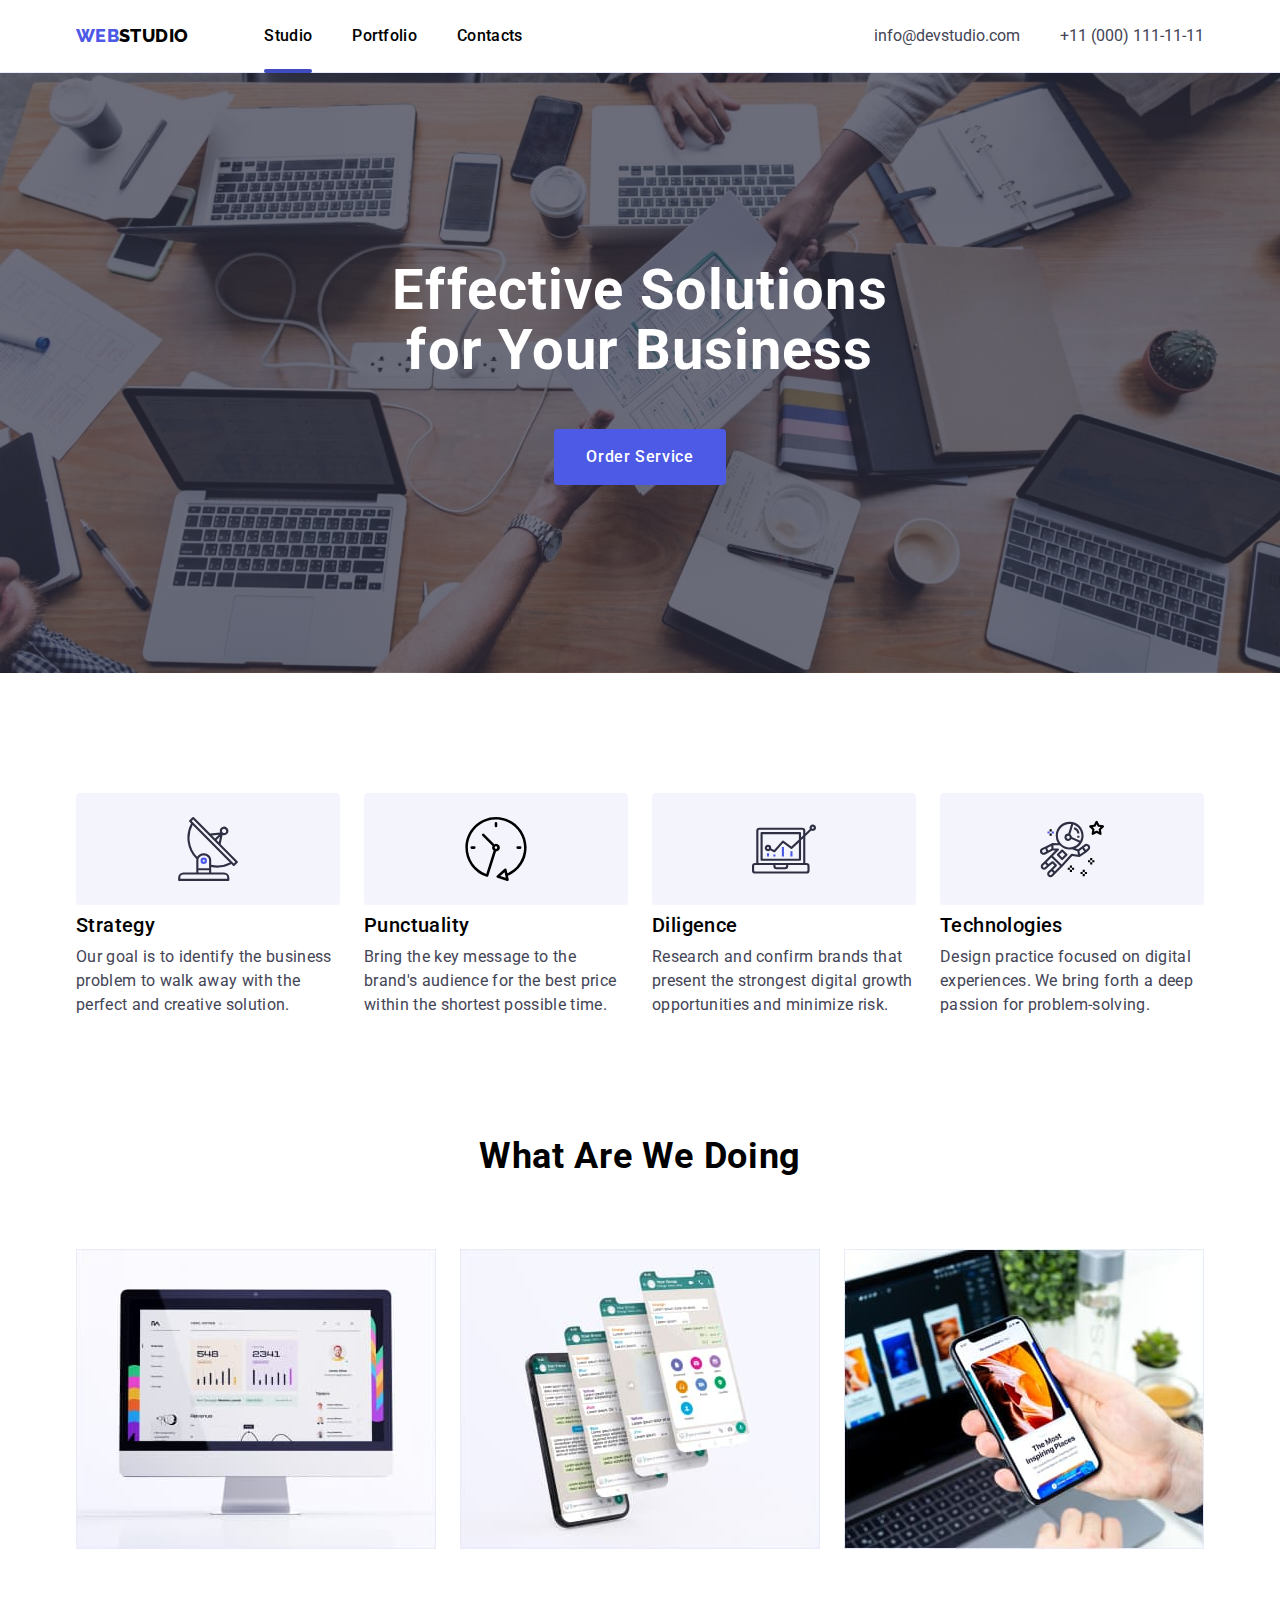
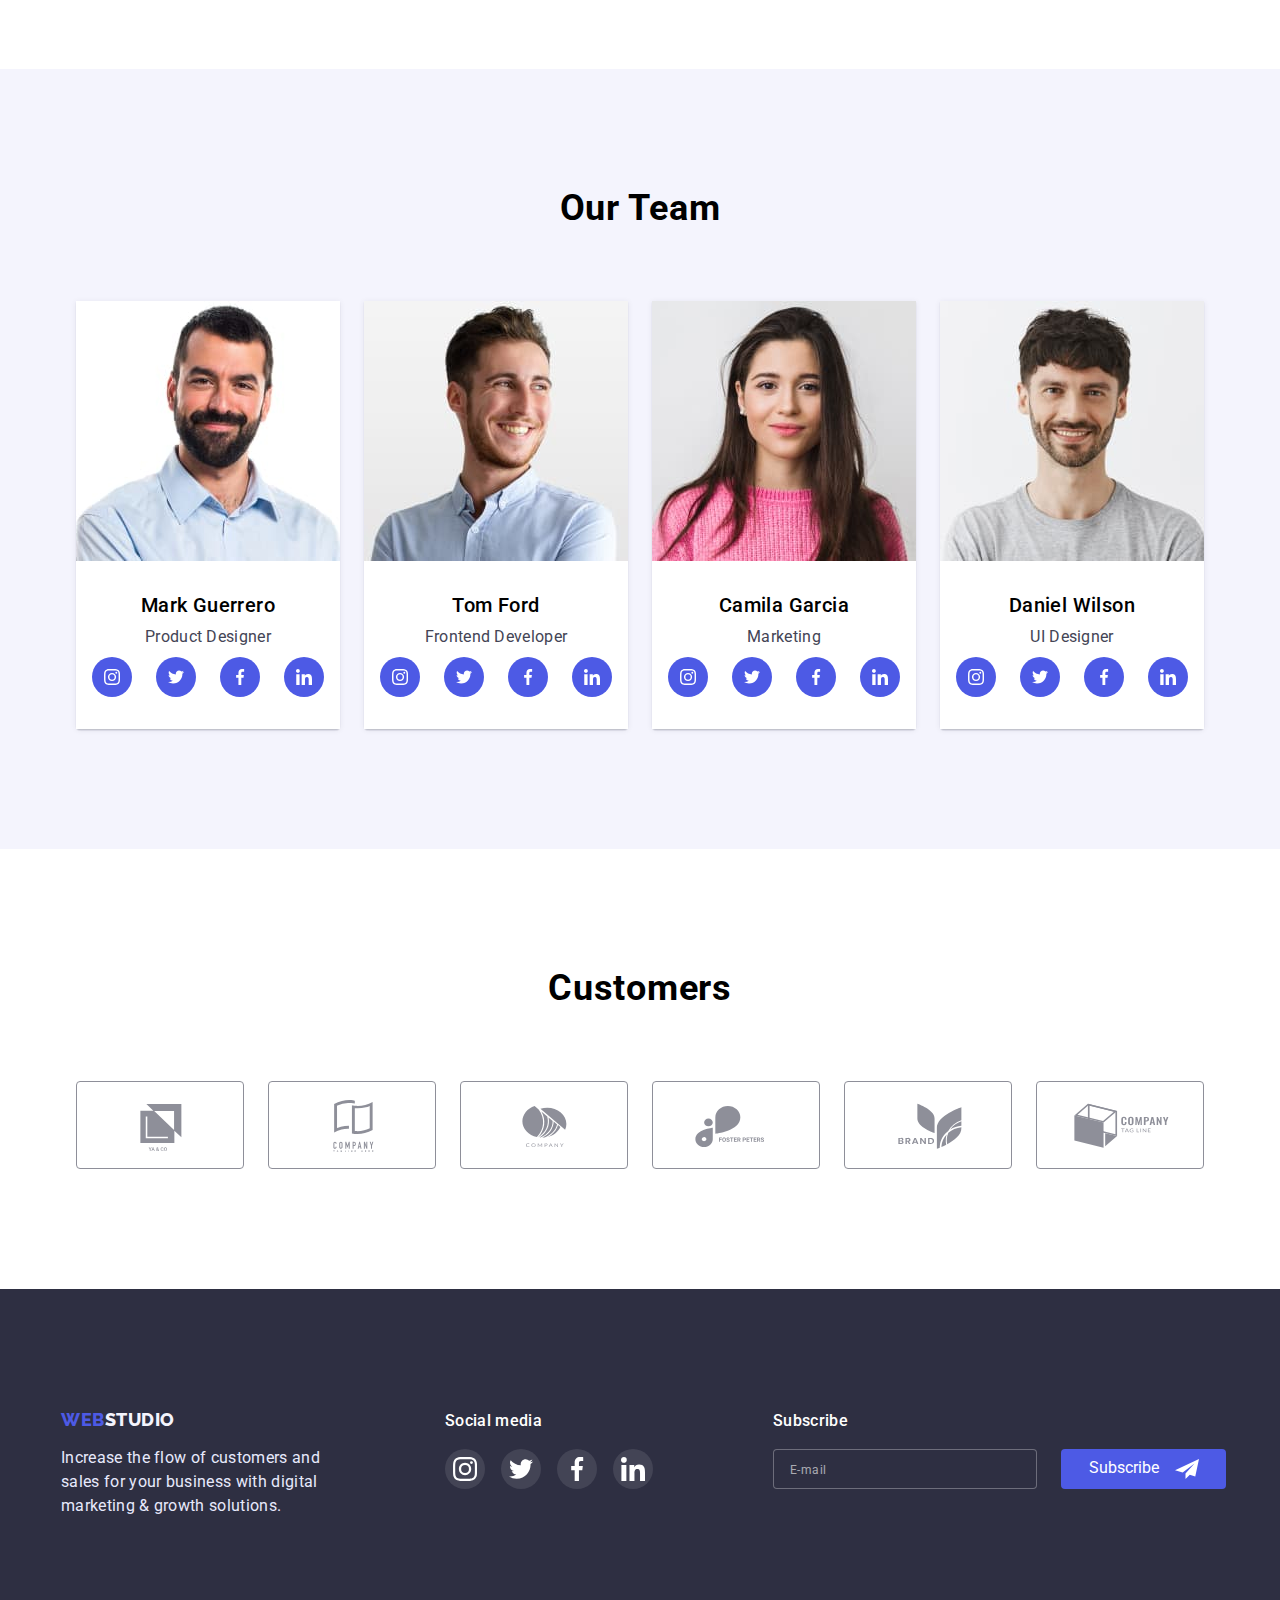
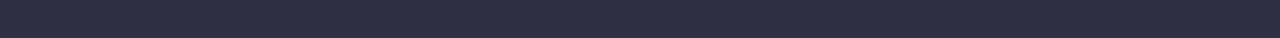
<file: index.html>
<!DOCTYPE html>
<html lang="en">
  <head>
    <meta charset="UTF-8" />
    <meta http-equiv="X-UA-Compatible" content="IE=edge" />
    <meta name="viewport" content="width=device-width, initial-scale=1.0" />
    <title>webstudio</title>
    <link rel="preconnect" href="https://fonts.googleapis.com" />
    <link rel="preconnect" href="https://fonts.gstatic.com" crossorigin />
    <link
      href="https://fonts.googleapis.com/css2?family=Raleway:wght@800&family=Roboto:wght@400;500;700;900&display=swap"
      rel="stylesheet"
    />
    <link
      rel="stylesheet"
      href="https://cdnjs.cloudflare.com/ajax/libs/modern-normalize/1.1.0/modern-normalize.min.css"
    />
    <link rel="stylesheet" href="./css/styles.css" />
    <link rel="stylesheet" href="./css/mobile.css" />
    <link rel="stylesheet" href="./css/tablet.css" />
    <link rel="stylesheet" href="./css/desktop.css" />
  </head>
  <body>
    <header class="header">
      <div class="header-container container">
        <nav class="header-navigation">
          <a class="header-logo link" href="./index.html"
            ><span class="header-logo-website">Web</span>Studio</a
          >
          <ul class="header-list list">
            <li class="header-item">
              <a class="header-link link current" href="./index.html">Studio</a>
            </li>
            <li class="header-item">
              <a class="header-link link" href="./portfolio.html">Portfolio</a>
            </li>
            <li class="header-item">
              <a class="header-link link" href="">Contacts</a>
            </li>
          </ul>
        </nav>
        <address class="header-adress">
          <ul class="adress-list list">
            <li class="adress-item">
              <a class="adress-link link" href="mailto:info@devstudio.com"
                >info@devstudio.com</a
              >
            </li>
            <li class="adress-item">
              <a class="adress-link link" href="tel:+110001111111"
                >+11 (000) 111-11-11</a
              >
            </li>
          </ul>
        </address>
        <button type="button" data-menu-open class="menu-open">
          <svg class="menu-open-icon" width="32" height="22">
            <use href="./images/icons.svg#icon-open-menu"></use>
          </svg>
        </button>
      </div>
      <div class="mobmenu is-hidden" data-menu>
        <div class="container">
          <div>
            <button type="button" data-menu-close class="menu-close">
              <svg class="modal-close-icon" width="8" height="8">
                <use href="./images/icons.svg#icon-close-button"></use>
              </svg>
            </button>
            <ul class="mobmenu-list list">
              <li class="mobmenu-item">
                <a class="mobmenu-link link current" href="./index.html"
                  >Studio</a
                >
              </li>
              <li class="mobmenu-item">
                <a class="mobmenu-link link" href="./portfolio.html"
                  >Portfolio</a
                >
              </li>
              <li class="mobmenu-item">
                <a class="mobmenu-link link" href="">Contacts</a>
              </li>
            </ul>
          </div>
          <div>
            <ul class="mobmenu-adress-list list">
              <li class="mobmenu-tel-item">
                <a class="mobmenu-tel-link link" href="tel:+110001111111"
                  >+11 (000) 111-11-11</a
                >
              </li>
              <li class="mobmenu-email-item">
                <a
                  class="mobmenu-email-link link"
                  href="mailto:info@devstudio.com"
                  >info@devstudio.com</a
                >
              </li>
            </ul>
            <ul class="mobmenu-soc-list list">
              <li class="mobmenu-soc-item">
                <a href="" class="mobmenu-soc-link link">
                  <svg class="mobmenu-soc-icon" width="24" height="24">
                    <use href="./images/icons.svg#icon-instagram"></use>
                  </svg>
                </a>
              </li>
              <li class="mobmenu-soc-item">
                <a href="" class="mobmenu-soc-link link">
                  <svg class="mobmenu-soc-icon" width="24" height="24">
                    <use href="./images/icons.svg#icon-twitter"></use>
                  </svg>
                </a>
              </li>
              <li class="mobmenu-soc-item">
                <a href="" class="mobmenu-soc-link link">
                  <svg class="mobmenu-soc-icon" width="24" height="24">
                    <use href="./images/icons.svg#icon-facebook"></use>
                  </svg>
                </a>
              </li>
              <li class="mobmenu-soc-item">
                <a href="" class="mobmenu-soc-link link">
                  <svg class="mobmenu-soc-icon" width="24" height="24">
                    <use href="./images/icons.svg#icon-linkedin"></use>
                  </svg>
                </a>
              </li>
            </ul>
          </div>
        </div>
      </div>
    </header>

    <main>
      <section class="hero bg-image">
        <div class="container">
          <h1 class="hero-title">Effective Solutions for Your Business</h1>
          <div class="container-hero-button">
            <button class="hero-btn" data-modal-open type="button">
              Order Service
            </button>
          </div>
        </div>
      </section>

      <section class="futures section">
        <div class="container">
          <h2 class="visually-hidden">Description</h2>
          <ul class="futures-list list">
            <li class="futures-item">
              <a href="" class="futures-link link">
                <svg class="future-icon" width="64px" height="64px">
                  <use href="./images/icons.svg#icon-antenna"></use>
                </svg>
              </a>
              <h3 class="futures-subtitle">Strategy</h3>
              <p class="futures-text">
                Our goal is to identify the business problem to walk away with
                the perfect and creative solution.
              </p>
            </li>
            <li class="futures-item">
              <a href="" class="futures-link link">
                <svg class="future-icon" width="64px" height="64px">
                  <use href="./images/icons.svg#icon-clock"></use>
                </svg>
              </a>
              <h3 class="futures-subtitle">Punctuality</h3>
              <p class="futures-text">
                Bring the key message to the brand's audience for the best price
                within the shortest possible time.
              </p>
            </li>
            <li class="futures-item">
              <a href="" class="futures-link link">
                <svg class="future-icon" width="64px" height="64px">
                  <use href="./images/icons.svg#icon-diagram"></use>
                </svg>
              </a>
              <h3 class="futures-subtitle">Diligence</h3>
              <p class="futures-text">
                Research and confirm brands that present the strongest digital
                growth opportunities and minimize risk.
              </p>
            </li>
            <li class="futures-item">
              <a href="" class="futures-link link">
                <svg class="future-icon" width="64px" height="64px">
                  <use href="./images/icons.svg#icon-astronaut"></use>
                </svg>
              </a>
              <h3 class="futures-subtitle">Technologies</h3>
              <p class="futures-text">
                Design practice focused on digital experiences. We bring forth a
                deep passion for problem-solving.
              </p>
            </li>
          </ul>
        </div>
      </section>

      <section class="doing section">
        <div class="container">
          <h2 class="doing-title">What are we doing</h2>
          <ul class="doing-list list">
            <li class="doing-item">
              <img src="./images/img-1.jpg" alt="Computer" width="360" />
            </li>
            <li class="doing-item">
              <img src="./images/img-2.jpg" alt="phones" width="360" />
            </li>
            <li class="doing-item">
              <img src="./images/img-3.jpg" alt="phone" width="360" />
            </li>
          </ul>
        </div>
      </section>

      <section class="team section">
        <div class="container">
          <h2 class="team-title">Our Team</h2>
          <ul class="team-list list">
            <li class="team-item">
              <img
                srcset="./images/img-4.jpg 1x, ./images/img-4_2x.jpg 2x"
                src="./images/img-4.jpg"
                alt="Product Designer"
                width="264"
              />
              <div class="team-container">
                <h3 class="team-subtitle">Mark Guerrero</h3>
                <p class="team-text">Product Designer</p>
                <ul class="team-soc-list list">
                  <li class="team-soc-item">
                    <a href="" class="team-soc-link link">
                      <svg class="team-soc-icon" width="16" height="16">
                        <use href="./images/icons.svg#icon-instagram"></use>
                      </svg>
                    </a>
                  </li>
                  <li class="team-soc-item">
                    <a href="" class="team-soc-link link">
                      <svg class="team-soc-icon" width="16" height="16">
                        <use href="./images/icons.svg#icon-twitter"></use>
                      </svg>
                    </a>
                  </li>
                  <li class="team-soc-item">
                    <a href="" class="team-soc-link link">
                      <svg class="team-soc-icon" width="16" height="16">
                        <use href="./images/icons.svg#icon-facebook"></use>
                      </svg>
                    </a>
                  </li>
                  <li class="team-soc-item">
                    <a href="" class="team-soc-link link">
                      <svg class="team-soc-icon" width="16" height="16">
                        <use href="./images/icons.svg#icon-linkedin"></use>
                      </svg>
                    </a>
                  </li>
                </ul>
              </div>
            </li>

            <li class="team-item">
              <img
                srcset="./images/img-5.jpg 1x, ./images/img-5_2x.jpg 2x"
                src="./images/img-5.jpg"
                alt="Frontend Developer"
                width="264"
              />
              <div class="team-container">
                <h3 class="team-subtitle">Tom Ford</h3>
                <p class="team-text">Frontend Developer</p>
                <ul class="team-soc-list list">
                  <li class="team-soc-item">
                    <a href="" class="team-soc-link link">
                      <svg class="team-soc-icon" width="16" height="16">
                        <use href="./images/icons.svg#icon-instagram"></use>
                      </svg>
                    </a>
                  </li>
                  <li class="team-soc-item">
                    <a href="" class="team-soc-link link">
                      <svg class="team-soc-icon" width="16" height="16">
                        <use href="./images/icons.svg#icon-twitter"></use>
                      </svg>
                    </a>
                  </li>
                  <li class="team-soc-item">
                    <a href="" class="team-soc-link link">
                      <svg class="team-soc-icon" width="16" height="16">
                        <use href="./images/icons.svg#icon-facebook"></use>
                      </svg>
                    </a>
                  </li>
                  <li class="team-soc-item">
                    <a href="" class="team-soc-link link">
                      <svg class="team-soc-icon" width="16" height="16">
                        <use href="./images/icons.svg#icon-linkedin"></use>
                      </svg>
                    </a>
                  </li>
                </ul>
              </div>
            </li>

            <li class="team-item">
              <img
                srcset="./images/img-6.jpg 1x, ./images/img-6_2x.jpg 2x"
                src="./images/img-6.jpg"
                alt="Marketing"
                width="264"
              />
              <div class="team-container">
                <h3 class="team-subtitle">Camila Garcia</h3>
                <p class="team-text">Marketing</p>
                <ul class="team-soc-list list">
                  <li class="team-soc-item">
                    <a href="" class="team-soc-link link">
                      <svg class="team-soc-icon" width="16" height="16">
                        <use href="./images/icons.svg#icon-instagram"></use>
                      </svg>
                    </a>
                  </li>
                  <li class="team-soc-item">
                    <a href="" class="team-soc-link link">
                      <svg class="team-soc-icon" width="16" height="16">
                        <use href="./images/icons.svg#icon-twitter"></use>
                      </svg>
                    </a>
                  </li>
                  <li class="team-soc-item">
                    <a href="" class="team-soc-link link">
                      <svg class="team-soc-icon" width="16" height="16">
                        <use href="./images/icons.svg#icon-facebook"></use>
                      </svg>
                    </a>
                  </li>
                  <li class="team-soc-item">
                    <a href="" class="team-soc-link link">
                      <svg class="team-soc-icon" width="16" height="16">
                        <use href="./images/icons.svg#icon-linkedin"></use>
                      </svg>
                    </a>
                  </li>
                </ul>
              </div>
            </li>

            <li class="team-item">
              <img
                srcset="./images/img-7.jpg 1x, ./images/img-7_2x.jpg 2x"
                src="./images/img-7.jpg"
                alt="UI Designer"
                width="264"
              />
              <div class="team-container">
                <h3 class="team-subtitle">Daniel Wilson</h3>
                <p class="team-text">UI Designer</p>
                <ul class="team-soc-list list">
                  <li class="team-soc-item">
                    <a href="" class="team-soc-link link">
                      <svg class="team-soc-icon" width="16" height="16">
                        <use href="./images/icons.svg#icon-instagram"></use>
                      </svg>
                    </a>
                  </li>
                  <li class="team-soc-item">
                    <a href="" class="team-soc-link link">
                      <svg class="team-soc-icon" width="16" height="16">
                        <use href="./images/icons.svg#icon-twitter"></use>
                      </svg>
                    </a>
                  </li>
                  <li class="team-soc-item">
                    <a href="" class="team-soc-link link">
                      <svg class="team-soc-icon" width="16" height="16">
                        <use href="./images/icons.svg#icon-facebook"></use>
                      </svg>
                    </a>
                  </li>
                  <li class="team-soc-item">
                    <a href="" class="team-soc-link link">
                      <svg class="team-soc-icon" width="16" height="16">
                        <use href="./images/icons.svg#icon-linkedin"></use>
                      </svg>
                    </a>
                  </li>
                </ul>
              </div>
            </li>
          </ul>
        </div>
      </section>

      <section class="customers section">
        <div class="container">
          <h2 class="customers-title">Customers</h2>
          <ul class="customers-list list">
            <li class="customers-item">
              <a href="" class="customers-link link">
                <svg class="customers-icon" width="104" height="56">
                  <use href="./images/icons.svg#icon-Logo1"></use>
                </svg>
              </a>
            </li>
            <li class="customers-item">
              <a href="" class="customers-link link">
                <svg class="customers-icon" width="104" height="56">
                  <use href="./images/icons.svg#icon-Logo2"></use>
                </svg>
              </a>
            </li>
            <li class="customers-item">
              <a href="" class="customers-link link">
                <svg class="customers-icon" width="104" height="56">
                  <use href="./images/icons.svg#icon-Logo3"></use>
                </svg>
              </a>
            </li>
            <li class="customers-item">
              <a href="" class="customers-link link">
                <svg class="customers-icon" width="104" height="56">
                  <use href="./images/icons.svg#icon-Logo4"></use>
                </svg>
              </a>
            </li>
            <li class="customers-item">
              <a href="" class="customers-link link">
                <svg class="customers-icon" width="104" height="56">
                  <use href="./images/icons.svg#icon-Logo5"></use>
                </svg>
              </a>
            </li>
            <li class="customers-item">
              <a href="" class="customers-link link">
                <svg class="customers-icon" width="104" height="56">
                  <use href="./images/icons.svg#icon-Logo6"></use>
                </svg>
              </a>
            </li>
          </ul>
        </div>
      </section>
    </main>

    <footer class="footer section">
      <div class="footer-container container">
        <div class="">
          <a class="footer-logo link" href="./index.html"
            ><span class="footer-logo-website">Web</span>Studio</a
          >
          <p class="footer-text">
            Increase the flow of customers and sales for your business with
            digital marketing & growth solutions.
          </p>
        </div>
        <div class="footer-soc">
          <h2 class="footer-soc-title">Social media</h2>
          <ul class="footer-soc-list list">
            <li class="footer-soc-item">
              <a href="" class="footer-soc-link link">
                <svg class="footer-soc-icon" width="24" height="24">
                  <use href="./images/icons.svg#icon-instagram"></use>
                </svg>
              </a>
            </li>
            <li class="footer-soc-item">
              <a href="" class="footer-soc-link link">
                <svg class="footer-soc-icon" width="24" height="24">
                  <use href="./images/icons.svg#icon-twitter"></use>
                </svg>
              </a>
            </li>
            <li class="footer-soc-item">
              <a href="" class="footer-soc-link link">
                <svg class="footer-soc-icon" width="24" height="24">
                  <use href="./images/icons.svg#icon-facebook"></use>
                </svg>
              </a>
            </li>
            <li class="footer-soc-item">
              <a href="" class="footer-soc-link link">
                <svg class="footer-soc-icon" width="24" height="24">
                  <use href="./images/icons.svg#icon-linkedin"></use>
                </svg>
              </a>
            </li>
          </ul>
        </div>
        <div class="footer-subscribe">
          <p class="footer-subscribe-text">Subscribe</p>
          <form>
            <div class="footer-subscibe-wrap">
              <label class="visually-hidden" for=""></label>
              <input
                class="footer-subscribe-input"
                type="email"
                name="subscribe-email"
                placeholder="E-mail"
                required
              />
              <button class="footer-subscibe-btn" type="submit">
                Subscribe<svg
                  class="footer-subscribe-icon"
                  width="24"
                  height="24"
                >
                  <use href="./images/icons.svg#icon-frame"></use>
                </svg>
              </button>
            </div>
          </form>
        </div>
      </div>
    </footer>
    <div class="backdrop is-hidden" data-modal>
      <div class="modal">
        <button type="button" data-modal-close class="modal-close">
          <svg class="modal-close-icon" width="8" height="8">
            <use href="./images/icons.svg#icon-close-button"></use>
          </svg>
        </button>
        <p class="modal-title">Leave your contacts and we will call you back</p>
        <form class="modal-form">
          <div class="modal-field">
            <label class="input-text" for="user-name">Name</label>
            <div class="input-wrap">
              <input
                type="text"
                name="user-name"
                id="user-name"
                class="modal-input"
                required
              />
              <svg class="modal-icon" width="18" height="18">
                <use href="./images/icons.svg#icon-person-black"></use>
              </svg>
            </div>
          </div>
          <div class="modal-field">
            <label class="input-text" for="user-tel">Phone</label>
            <div class="input-wrap">
              <input
                type="tel"
                name="user-tel"
                id="user-tel"
                class="modal-input"
                required
              />
              <svg class="modal-icon" width="18" height="24">
                <use href="./images/icons.svg#icon-phone-black"></use>
              </svg>
            </div>
          </div>
          <div class="modal-field">
            <label class="input-text" for="user-email">Email</label>
            <div class="input-wrap">
              <input
                type="email"
                name="user-email"
                id="user-email"
                class="modal-input"
                required
              />
              <svg class="modal-icon" width="18" height="24">
                <use href="./images/icons.svg#icon-email-black"></use>
              </svg>
            </div>
          </div>
          <div class="modal-field">
            <label class="input-text" for="user-text">Comment</label>
            <textarea
              class="modal-message"
              name="user-text"
              id="user-text"
              placeholder="Text input"
            ></textarea>
          </div>
          <div class="modal-field">
            <input
              type="checkbox"
              id="policy"
              value="true"
              class="input-check visually-hidden"
              required
            />
            <label class="check-text" for="policy"
              >I accept the terms and conditions of the&nbsp;
              <span class="check-secondary-text">Privacy Policy</span></label
            >
          </div>
          <button class="submit-btn" type="submit">Send</button>
        </form>
      </div>
    </div>
    <script src="./js/modal.js"></script>
    <script src="./js/menu.js"></script>
  </body>
</html>
</file>
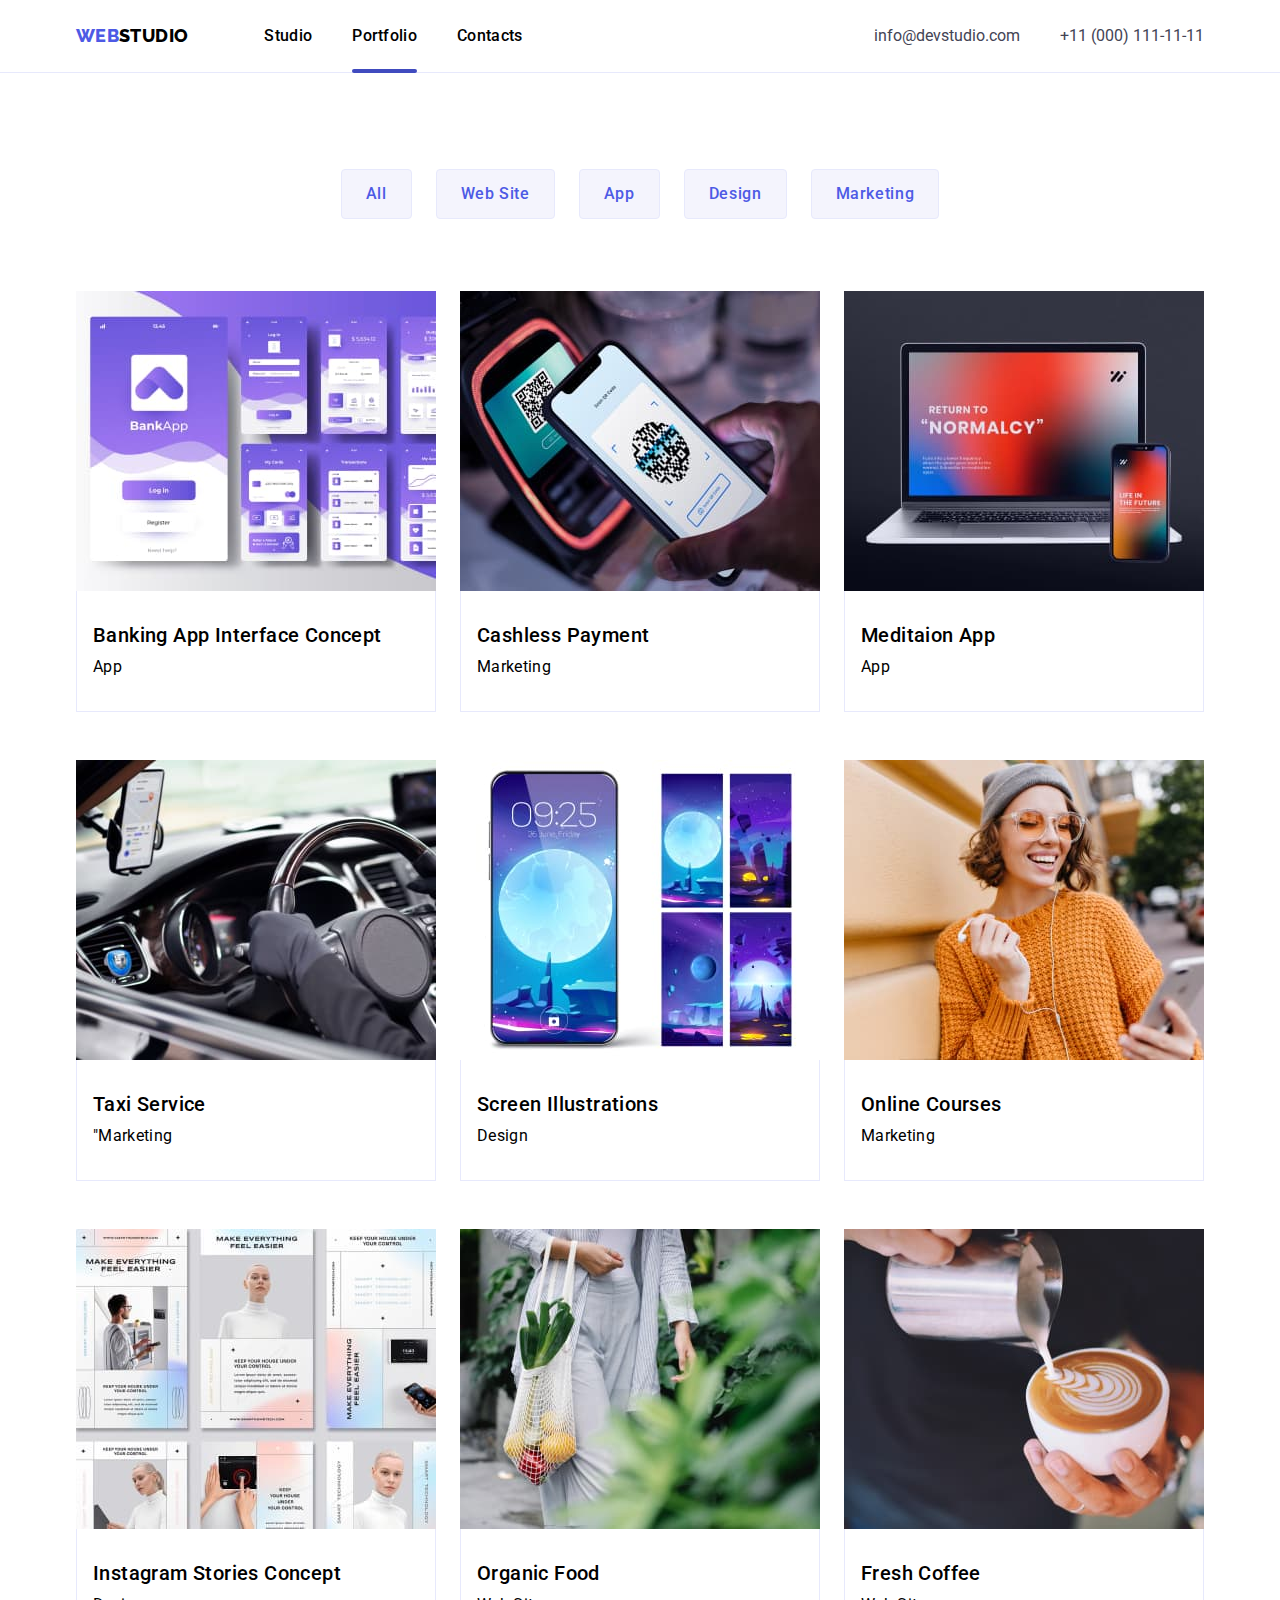
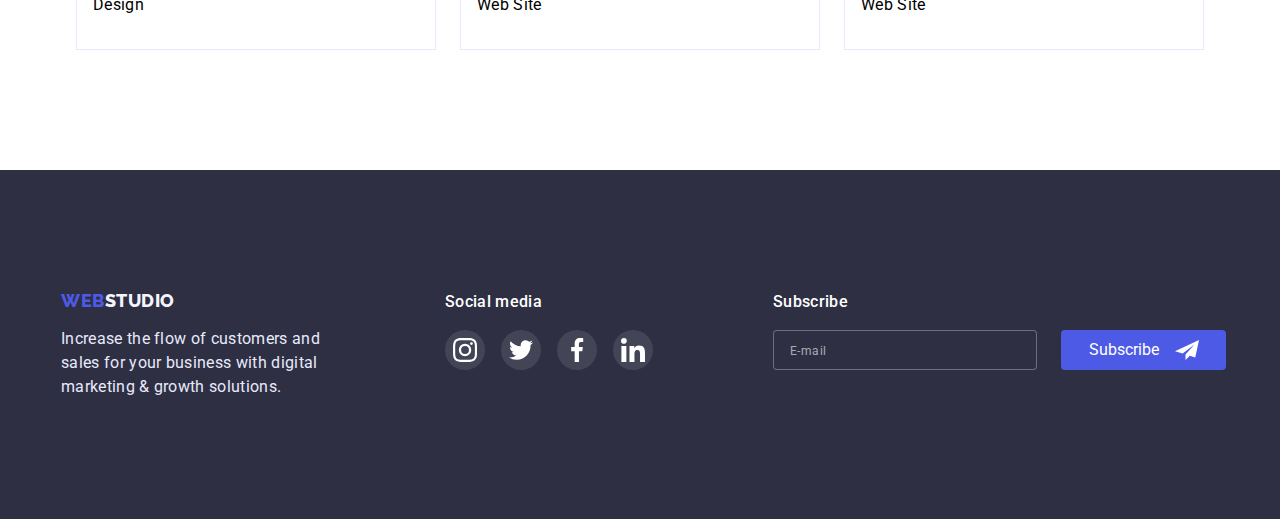
<file: portfolio.html>
<!DOCTYPE html>
<html lang="en">
  <head>
    <meta charset="UTF-8" />
    <meta http-equiv="X-UA-Compatible" content="IE=edge" />
    <meta name="viewport" content="width=device-width, initial-scale=1.0" />
    <title>Portfolio</title>
    <link rel="preconnect" href="https://fonts.googleapis.com" />
    <link rel="preconnect" href="https://fonts.gstatic.com" crossorigin />
    <link
      href="https://fonts.googleapis.com/css2?family=Raleway:wght@800&family=Roboto:wght@400;500;700;900&display=swap"
      rel="stylesheet"
    />
    <link
      rel="stylesheet"
      href="https://cdnjs.cloudflare.com/ajax/libs/modern-normalize/1.1.0/modern-normalize.min.css"
    />
    <link rel="stylesheet" href="./css/styles.css" />
    <link rel="stylesheet" href="./css/mobile.css" />
    <link rel="stylesheet" href="./css/tablet.css" />
    <link rel="stylesheet" href="./css/desktop.css" />
  </head>
  <body>
    <header class="header">
      <div class="header-container container">
        <nav class="header-navigation">
          <a class="header-logo link" href="./index.html"
            ><span class="header-logo-website">Web</span>Studio</a
          >
          <ul class="header-list list">
            <li class="header-item">
              <a class="header-link link" href="./index.html">Studio</a>
            </li>
            <li class="header-item">
              <a class="header-link link current" href="./portfolio.html"
                >Portfolio</a
              >
            </li>
            <li class="header-item">
              <a class="header-link link" href="">Contacts</a>
            </li>
          </ul>
        </nav>
        <address class="header-adress">
          <ul class="adress-list list">
            <li class="adress-item">
              <a class="adress-link link" href="mailto:info@devstudio.com"
                >info@devstudio.com</a
              >
            </li>
            <li class="adress-item">
              <a class="adress-link link" href="tel:+110001111111"
                >+11 (000) 111-11-11</a
              >
            </li>
          </ul>
        </address>
        <button type="button" data-menu-open class="menu-open">
          <svg class="menu-open-icon" width="32" height="22">
            <use href="./images/icons.svg#icon-open-menu"></use>
          </svg>
        </button>
      </div>
      <div class="mobmenu is-hidden" data-menu>
        <div class="container">
          <div>
            <button type="button" data-menu-close class="menu-close">
              <svg class="modal-close-icon" width="8" height="8">
                <use href="./images/icons.svg#icon-close-button"></use>
              </svg>
            </button>
            <ul class="mobmenu-list list">
              <li class="mobmenu-item">
                <a class="mobmenu-link link current" href="./index.html"
                  >Studio</a
                >
              </li>
              <li class="mobmenu-item">
                <a class="mobmenu-link link" href="./portfolio.html"
                  >Portfolio</a
                >
              </li>
              <li class="mobmenu-item">
                <a class="mobmenu-link link" href="">Contacts</a>
              </li>
            </ul>
          </div>
          <div>
            <ul class="mobmenu-adress-list list">
              <li class="mobmenu-tel-item">
                <a class="mobmenu-tel-link link" href="tel:+110001111111"
                  >+11 (000) 111-11-11</a
                >
              </li>
              <li class="mobmenu-email-item">
                <a
                  class="mobmenu-email-link link"
                  href="mailto:info@devstudio.com"
                  >info@devstudio.com</a
                >
              </li>
            </ul>
            <ul class="mobmenu-soc-list list">
              <li class="mobmenu-soc-item">
                <a href="" class="mobmenu-soc-link link">
                  <svg class="mobmenu-soc-icon" width="24" height="24">
                    <use href="./images/icons.svg#icon-instagram"></use>
                  </svg>
                </a>
              </li>
              <li class="mobmenu-soc-item">
                <a href="" class="mobmenu-soc-link link">
                  <svg class="mobmenu-soc-icon" width="24" height="24">
                    <use href="./images/icons.svg#icon-twitter"></use>
                  </svg>
                </a>
              </li>
              <li class="mobmenu-soc-item">
                <a href="" class="mobmenu-soc-link link">
                  <svg class="mobmenu-soc-icon" width="24" height="24">
                    <use href="./images/icons.svg#icon-facebook"></use>
                  </svg>
                </a>
              </li>
              <li class="mobmenu-soc-item">
                <a href="" class="mobmenu-soc-link link">
                  <svg class="mobmenu-soc-icon" width="24" height="24">
                    <use href="./images/icons.svg#icon-linkedin"></use>
                  </svg>
                </a>
              </li>
            </ul>
          </div>
        </div>
      </div>
    </header>

    <main>
      <section class="benefits">
        <div class="container">
          <h1 class="visually-hidden">Benefits</h1>
          <ul class="sort-list list">
            <li class="button-item">
              <button class="sort-btn" type="button">All</button>
            </li>
            <li class="button-item">
              <button class="sort-btn" type="button">Web Site</button>
            </li>
            <li class="button-item">
              <button class="sort-btn" type="button">App</button>
            </li>
            <li class="button-item">
              <button class="sort-btn" type="button">Design</button>
            </li>
            <li class="button-item">
              <button class="sort-btn" type="button">Marketing</button>
            </li>
          </ul>
          <ul class="benefits-list list">
            <li class="benefits-item">
              <a class="benefits-link link" href=""
                ><div class="benefits-wrap">
                  <picture>
                    <source
                      srcset="./images/img-8.jpg 1x, ./images/img-8_2x.jpg 2x"
                      media="(min-width: 1200px)"
                    />
                    <source
                      srcset="
                        ./images/img-8-tab.jpg    1x,
                        ./images/img-8-tab_2x.jpg 2x
                      "
                      media="(min-width: 768px)"
                    />
                    <source
                      srcset="
                        ./images/img-8-mob.jpg    1x,
                        ./images/img-8-mob_2x.jpg 2x
                      "
                      media="(max-width: 767px)"
                    />
                    <img src="./images/img-8-mob.jpg" alt="Banking App" />
                  </picture>
                  <p class="benefits-cover-text">
                    14 Stylish and User-Friendly App Design Concepts · Task
                    Manager App · Calorie Tracker App · Exotic Fruit Ecommerce
                    App · Cloud Storage App
                  </p>
                </div>
                <div class="benefits-text-container">
                  <h2 class="benefits-subtitle">
                    Banking App Interface Concept
                  </h2>
                  <p class="benefits-text">App</p>
                </div></a
              >
            </li>
            <li class="benefits-item">
              <a class="benefits-link link" href=""
                ><div class="benefits-wrap">
                  <picture>
                    <source
                      srcset="./images/img-9.jpg 1x, ./images/img-9_2x.jpg 2x"
                      media="(min-width: 1200px)"
                    />
                    <source
                      srcset="
                        ./images/img-9-tab.jpg    1x,
                        ./images/img-9-tab_2x.jpg 2x
                      "
                      media="(min-width: 768px)"
                    />
                    <source
                      srcset="
                        ./images/img-9-mob.jpg    1x,
                        ./images/img-9-mob_2x.jpg 2x
                      "
                      media="(max-width: 767px)"
                    />
                    <img src="./images/img-9-mob.jpg" alt="Cashless Payment" />
                  </picture>
                  <p class="benefits-cover-text">
                    14 Stylish and User-Friendly App Design Concepts · Task
                    Manager App · Calorie Tracker App · Exotic Fruit Ecommerce
                    App · Cloud Storage App
                  </p>
                </div>
                <div class="benefits-text-container">
                  <h2 class="benefits-subtitle">Cashless Payment</h2>
                  <p class="benefits-text">Marketing</p>
                </div></a
              >
            </li>
            <li class="benefits-item">
              <a class="benefits-link link" href=""
                ><div class="benefits-wrap">
                  <picture>
                    <source
                      srcset="./images/img-10.jpg 1x, ./images/img-10_2x.jpg 2x"
                      media="(min-width: 1200px)"
                    />
                    <source
                      srcset="
                        ./images/img-10-tab.jpg    1x,
                        ./images/img-10-tab_2x.jpg 2x
                      "
                      media="(min-width: 768px)"
                    />
                    <source
                      srcset="
                        ./images/img-10-mob.jpg    1x,
                        ./images/img-10-mob_2x.jpg 2x
                      "
                      media="(max-width: 767px)"
                    />
                    <img src="./images/img-10-mob.jpg" alt="Meditaion App" />
                  </picture>
                  <p class="benefits-cover-text">
                    14 Stylish and User-Friendly App Design Concepts · Task
                    Manager App · Calorie Tracker App · Exotic Fruit Ecommerce
                    App · Cloud Storage App
                  </p>
                </div>
                <div class="benefits-text-container">
                  <h2 class="benefits-subtitle">Meditaion App</h2>
                  <p class="benefits-text">App</p>
                </div></a
              >
            </li>
            <li class="benefits-item">
              <a class="benefits-link link" href=""
                ><div class="benefits-wrap">
                  <picture>
                    <source
                      srcset="./images/img-11.jpg 1x, ./images/img-11_2x.jpg 2x"
                      media="(min-width: 1200px)"
                    />
                    <source
                      srcset="
                        ./images/img-11-tab.jpg    1x,
                        ./images/img-11-tab_2x.jpg 2x
                      "
                      media="(min-width: 768px)"
                    />
                    <source
                      srcset="
                        ./images/img-11-mob.jpg    1x,
                        ./images/img-11-mob_2x.jpg 2x
                      "
                      media="(max-width: 767px)"
                    />
                    <img src="./images/img-11-mob.jpg" alt="Taxi Service" />
                  </picture>
                  <p class="benefits-cover-text">
                    14 Stylish and User-Friendly App Design Concepts · Task
                    Manager App · Calorie Tracker App · Exotic Fruit Ecommerce
                    App · Cloud Storage App
                  </p>
                </div>
                <div class="benefits-text-container">
                  <h2 class="benefits-subtitle">Taxi Service</h2>
                  <p class="benefits-text">"Marketing</p>
                </div></a
              >
            </li>
            <li class="benefits-item">
              <a class="benefits-link link" href=""
                ><div class="benefits-wrap">
                  <picture>
                    <source
                      srcset="./images/img-12.jpg 1x, ./images/img-12_2x.jpg 2x"
                      media="(min-width: 1200px)"
                    />
                    <source
                      srcset="
                        ./images/img-12-tab.jpg    1x,
                        ./images/img-12-tab_2x.jpg 2x
                      "
                      media="(min-width: 768px)"
                    />
                    <source
                      srcset="
                        ./images/img-12-mob.jpg    1x,
                        ./images/img-12-mob_2x.jpg 2x
                      "
                      media="(max-width: 767px)"
                    />
                    <img
                      src="./images/img-12-mob.jpg"
                      alt="Screen Illustrations"
                    />
                  </picture>
                  <p class="benefits-cover-text">
                    14 Stylish and User-Friendly App Design Concepts · Task
                    Manager App · Calorie Tracker App · Exotic Fruit Ecommerce
                    App · Cloud Storage App
                  </p>
                </div>
                <div class="benefits-text-container">
                  <h2 class="benefits-subtitle">Screen Illustrations</h2>
                  <p class="benefits-text">Design</p>
                </div></a
              >
            </li>
            <li class="benefits-item">
              <a class="benefits-link link" href=""
                ><div class="benefits-wrap">
                  <picture>
                    <source
                      srcset="./images/img-13.jpg 1x, ./images/img-13_2x.jpg 2x"
                      media="(min-width: 1200px)"
                    />
                    <source
                      srcset="
                        ./images/img-13-tab.jpg    1x,
                        ./images/img-13-tab_2x.jpg 2x
                      "
                      media="(min-width: 768px)"
                    />
                    <source
                      srcset="
                        ./images/img-13-mob.jpg    1x,
                        ./images/img-13-mob_2x.jpg 2x
                      "
                      media="(max-width: 767px)"
                    />
                    <img src="./images/img-13-mob.jpg" alt="Online Courses" />
                  </picture>
                  <p class="benefits-cover-text">
                    14 Stylish and User-Friendly App Design Concepts · Task
                    Manager App · Calorie Tracker App · Exotic Fruit Ecommerce
                    App · Cloud Storage App
                  </p>
                </div>
                <div class="benefits-text-container">
                  <h2 class="benefits-subtitle">Online Courses</h2>
                  <p class="benefits-text">Marketing</p>
                </div></a
              >
            </li>
            <li class="benefits-item">
              <a class="benefits-link link" href=""
                ><div class="benefits-wrap">
                  <picture>
                    <source
                      srcset="./images/img-14.jpg 1x, ./images/img-14_2x.jpg 2x"
                      media="(min-width: 1200px)"
                    />
                    <source
                      srcset="
                        ./images/img-14-tab.jpg    1x,
                        ./images/img-14-tab_2x.jpg 2x
                      "
                      media="(min-width: 768px)"
                    />
                    <source
                      srcset="
                        ./images/img-14-mob.jpg    1x,
                        ./images/img-14-mob_2x.jpg 2x
                      "
                      media="(max-width: 767px)"
                    />
                    <img
                      src="./images/img-14-mob.jpg"
                      alt="Instagram Stories Concept"
                    />
                  </picture>
                  <p class="benefits-cover-text">
                    14 Stylish and User-Friendly App Design Concepts · Task
                    Manager App · Calorie Tracker App · Exotic Fruit Ecommerce
                    App · Cloud Storage App
                  </p>
                </div>
                <div class="benefits-text-container">
                  <h2 class="benefits-subtitle">Instagram Stories Concept</h2>
                  <p class="benefits-text">Design</p>
                </div></a
              >
            </li>
            <li class="benefits-item">
              <a class="benefits-link link" href=""
                ><div class="benefits-wrap">
                  <picture>
                    <source
                      srcset="./images/img-15.jpg 1x, ./images/img-15_2x.jpg 2x"
                      media="(min-width: 1200px)"
                    />
                    <source
                      srcset="
                        ./images/img-15-tab.jpg    1x,
                        ./images/img-15-tab_2x.jpg 2x
                      "
                      media="(min-width: 768px)"
                    />
                    <source
                      srcset="
                        ./images/img-15-mob.jpg    1x,
                        ./images/img-15-mob_2x.jpg 2x
                      "
                      media="(max-width: 767px)"
                    />
                    <img src="./images/img-15-mob.jpg" alt="Organic Food" />
                  </picture>
                  <p class="benefits-cover-text">
                    14 Stylish and User-Friendly App Design Concepts · Task
                    Manager App · Calorie Tracker App · Exotic Fruit Ecommerce
                    App · Cloud Storage App
                  </p>
                </div>
                <div class="benefits-text-container">
                  <h2 class="benefits-subtitle">Organic Food</h2>
                  <p class="benefits-text">Web Site</p>
                </div></a
              >
            </li>
            <li class="benefits-item">
              <a class="benefits-link link" href=""
                ><div class="benefits-wrap">
                  <picture>
                    <source
                      srcset="./images/img-16.jpg 1x, ./images/img-16_2x.jpg 2x"
                      media="(min-width: 1200px)"
                    />
                    <source
                      srcset="
                        ./images/img-16-tab.jpg    1x,
                        ./images/img-16-tab_2x.jpg 2x
                      "
                      media="(min-width: 768px)"
                    />
                    <source
                      srcset="
                        ./images/img-16-mob.jpg    1x,
                        ./images/img-16-mob_2x.jpg 2x
                      "
                      media="(max-width: 767px)"
                    />
                    <img src="./images/img-16-mob.jpg" alt="Fresh Coffee" />
                  </picture>
                  <p class="benefits-cover-text">
                    14 Stylish and User-Friendly App Design Concepts · Task
                    Manager App · Calorie Tracker App · Exotic Fruit Ecommerce
                    App · Cloud Storage App
                  </p>
                </div>
                <div class="benefits-text-container">
                  <h2 class="benefits-subtitle">Fresh Coffee</h2>
                  <p class="benefits-text">Web Site</p>
                </div></a
              >
            </li>
          </ul>
        </div>
      </section>
    </main>

    <footer class="footer section">
      <div class="footer-container container">
        <div class="">
          <a class="footer-logo link" href="./index.html"
            ><span class="footer-logo-website">Web</span>Studio</a
          >
          <p class="footer-text">
            Increase the flow of customers and sales for your business with
            digital marketing & growth solutions.
          </p>
        </div>
        <div class="footer-soc">
          <h2 class="footer-soc-title">Social media</h2>
          <ul class="footer-soc-list list">
            <li class="footer-soc-item">
              <a href="" class="footer-soc-link link">
                <svg class="footer-soc-icon" width="24" height="24">
                  <use href="./images/icons.svg#icon-instagram"></use>
                </svg>
              </a>
            </li>
            <li class="footer-soc-item">
              <a href="" class="footer-soc-link link">
                <svg class="footer-soc-icon" width="24" height="24">
                  <use href="./images/icons.svg#icon-twitter"></use>
                </svg>
              </a>
            </li>
            <li class="footer-soc-item">
              <a href="" class="footer-soc-link link">
                <svg class="footer-soc-icon" width="24" height="24">
                  <use href="./images/icons.svg#icon-facebook"></use>
                </svg>
              </a>
            </li>
            <li class="footer-soc-item">
              <a href="" class="footer-soc-link link">
                <svg class="footer-soc-icon" width="24" height="24">
                  <use href="./images/icons.svg#icon-linkedin"></use>
                </svg>
              </a>
            </li>
          </ul>
        </div>
        <div class="footer-subscribe">
          <p class="footer-subscribe-text">Subscribe</p>
          <form>
            <div class="footer-subscibe-wrap">
              <label class="visually-hidden" for=""></label>
              <input
                class="footer-subscribe-input"
                type="email"
                name="subscribe-email"
                placeholder="E-mail"
                required
              />
              <button class="footer-subscibe-btn" type="submit">
                Subscribe<svg
                  class="footer-subscribe-icon"
                  width="24"
                  height="24"
                >
                  <use href="./images/icons.svg#icon-frame"></use>
                </svg>
              </button>
            </div>
          </form>
        </div>
      </div>
    </footer>
    <script src="./js/menu.js"></script>
  </body>
</html>
</file>
<file: css/styles.css>
:root {
        --active-color: #404BBF;
        --primary-color: #2E2F42;
        --secondary-color: #434455;
        --text-color: #000;
        --primary-cubic: cubic-bezier(0.4, 0, 0.2, 1);
        --primary-time: 250ms;
        
}

body {
        font-family: 'Roboto', sans-serif;
        color: var(--text-color);
}

ul {
        margin: 0;
        padding: 0;
}

h1,
h2,
h3,
h4,
h5,
h6,
p {
        margin: 0;
}

img {
        display: block;
        max-width: 100%;
        height: auto;
}

.list {
        list-style: none;
}

.link {
        text-decoration: none;
}

.container {
        max-width: 428px; 
        padding: 0 16px;
        margin: 0 auto;
}

.section {
        padding-top: 96px;
        padding-bottom: 96px;
}

.visually-hidden {
        position: absolute;
        white-space: nowrap;
        width: 1px;
        height: 1px;
        overflow: hidden;
        border: 0;
        padding: 0;
        clip: rect(0 0 0 0);
        clip-path: inset(50%);
        margin: -1px;
}

.no-scroll {
        overflow: hidden;
}

/* -----------HEADER---------- */

.header {
        border-bottom: 1px solid #E7E9FC;
}

.header-container {
        display: flex;
        align-items: center;
}

.header-navigation {
        display: flex;
        align-items: center;
        margin-right: auto;
        
}

.header-logo {
        padding-top: 24px;
        padding-bottom: 24px;

        font-family: 'Raleway';
        font-weight: 800;
        font-size: 18px;
        line-height: 1.33;
        letter-spacing: 0.02em;
        text-transform: uppercase;
        color: black;
        transition: color var(--primary-time) var(--primary-cubic);
}

.header-logo:hover,
.header-logo:focus {
        color: var(--active-color);
}
        

.header-logo-website {
        display: inline-block;
        color: #4D5AE5;
}

.current {
        position: relative;
        color: var(--active-color);
}

.header-list {
        display: none;
}

.header-adress {
        display: none;
}

.menu-open {
        width: 32px;
        height: 22px;
        cursor: pointer;
        border: none;
        background-color: #ffffff;
}

.menu-open-icon {
        stroke: var(--primary-color);
}

.mobmenu > .container {
        padding: 0 1px;
}

.mobmenu {
        position: fixed;
        top: 0;
        z-index: 1;
        width: 100%;
        height: 100%;
        padding: 40px 40px;
        background-color: #FFFFFF;
        box-shadow: 0px 2px 1px rgba(46, 47, 66, 0.08), 0px 1px 1px rgba(46, 47, 66, 0.16), 0px 1px 6px rgba(46, 47, 66, 0.08);
        overflow-y: auto;
}

.mobmenu > .container {
        height: 100%;
        display: flex;
        flex-direction: column;
        justify-content: space-between;
}

.menu-close {
        display: flex;
        align-items: center;
        justify-content: center;
        margin-left: auto;
        margin-bottom: 16px;
        width: 24px;
        height: 24px;
        border-radius: 50%; 
        background: #E7E9FC;
        border: 1px solid rgba(0, 0, 0, 0.1);
        cursor: pointer;
}

.modal-close-icon {}

.mobmenu-list {
        margin-bottom: 40px;
}

.mobmenu-item:not(:last-child) {
        margin-bottom: 40px;
}

.mobmenu-link {
        font-weight: 700;
        font-size: 36px;
        line-height: 1.11;
        letter-spacing: 0.02em;
        text-transform: capitalize;
}

.mobmenu-adress-list {
        margin-bottom: 48px;
}

.mobmenu-tel-item {
        margin-bottom: 40px;
}

.mobmenu-tel-link {
        font-weight: 600;
        font-size: 24px;
        line-height: 1.11;
        text-transform: capitalize;
        color: #4D5AE5;
}

.mobmenu-email-item {}

.mobmenu-email-link {
        font-weight: 500;
        font-size: 20px;
        line-height: 1.2;
        letter-spacing: 0.02em;
        color: var(--secondary-color);
}

.mobmenu-soc-list {
        display: flex;
        justify-content: space-between;
        gap: 30px;
}

.mobmenu-soc-item {
        width: 40px;
        height: 40px;
}

.mobmenu-soc-link {
        width: 100%;
        height: 100%;
        border-radius: 50%;
        display: flex;
        justify-content: center;
        align-items: center;
        background-color: #4D5AE5;
        transition: background-color var(--primary-time) var(--primary-cubic);
}

.mobmenu-soc-link:hover,
.tmobmenu-soc-link:focus {
        background-color: var(--active-color);
}

.mobmenu-soc-icon {
        fill: #fff;
}


/* --------HERO------- */

.hero {
        background-color: var(--primary-color);
        text-align: center;
        padding: 112px 0;
}

.bg-image {
        max-width: 428px;
        height: auto;
        margin: 0 auto;
        background-image: linear-gradient(rgba(46, 47, 66, 0.7), rgba(46, 47, 66, 0.7)), url(../images/hero-bg-mob.jpg);
        background-repeat: no-repeat;
        background-position: center;
        background-size: cover;
}

@media (min-device-pixel-ratio: 2),
(min-resolution: 192dpi),
(min-resolution: 2dppx) {
.bg-image {
        background-image: linear-gradient(rgba(46, 47, 66, 0.7), rgba(46, 47, 66, 0.7)), url(../images/hero-bg-mob2x.jpg);
        }
}

.hero-title {
        display: inline-block;
        margin-bottom: 72px;

        width: 280px;
        font-weight: 700;
        font-size: 28px;
        line-height: 1.11;
        text-align: center;
        letter-spacing: 0.02em;
        color: #FFFFFF;
}

.container-hero-button {
}

.hero-btn {
        display: inline-block;
        border-radius: 4px;
        padding: 16px 32px;
        

        font-family: inherit;
        font-weight: 500;
        font-size: 16px;
        line-height: 1.5;
        letter-spacing: 0.04em;
        color: #FFFFFF;
        background-color: #4D5AE5;
        border: none;
        cursor: pointer;
        transition: background-color var(--primary-time) var(--primary-cubic);
}

.hero-btn:hover,
.hero-btn:focus {
        background-color: var(--active-color);
}

/* ---------FUTURES--------- */

.futures {}



.futures-list {
        display: flex;
        flex-direction: column;
        gap: 24px;
}

.futures-item {
}

.futures-link {
        display: none;
}

.futures-subtitle {
        font-weight: 700;
        font-size: 36px;
        line-height: 1.11;
        letter-spacing: 0.02em;
        text-align: center;
}

.futures-text {
        margin-top: 8px;

        font-weight: 500;
        font-size: 16px;
        line-height: 1.5;
        letter-spacing: 0.02em;
        color: var(--secondary-color);
}

/* -------------DOING-------------- */

.doing {
        display: none;
}


/* ---------------TEAM-------------- */

.team {
        background-color: #F4F4FD;
}

.team-title {
        margin-bottom: 72px;

        font-size: 36px;
        line-height: 1.11;
        text-align: center;
        letter-spacing: 0.02em;
        text-transform: capitalize;
}

.team-list {
        display: flex;
        flex-wrap: wrap;
        row-gap: 72px;
        column-gap: 24px;
        justify-content: center;
}

.team-item {
        box-shadow: 0px 1px 6px rgba(46, 47, 66, 0.08), 0px 1px 1px rgba(46, 47, 66, 0.16), 0px 2px 1px rgba(46, 47, 66, 0.08);
        border-radius: 0px 0px 4px 4px;
}

.team-container {
        padding-top: 32px;
        padding-bottom: 32px;

        background-color: #fff;
}

.team-subtitle {
        margin-bottom: 8px;

        font-weight: 500;
        font-size: 20px;
        line-height: 1.2;
        text-align: center;
        letter-spacing: 0.02em;
}



.team-text {
        margin-bottom: 8px;
        font-size: 16px;
        line-height: 1.5;
        text-align: center;
        letter-spacing: 0.02em;
        color: var(--secondary-color);
}
.team-soc-list {
        display: flex;
        justify-content: center;
        gap: 24px;
}

.team-soc-item {
        width: 40px;
        height: 40px;
}

.team-soc-link {
        width: 100%;
        height: 100%;
        border-radius: 50%;
        display: flex;
        justify-content: center;
        align-items: center;
        background-color: #4D5AE5;
        transition: background-color var(--primary-time) var(--primary-cubic);
}

.team-soc-link:hover,
.team-soc-link:focus {
        background-color: var(--active-color);
}

.team-soc-icon {
        fill: #fff;
}

/* -------------CUSTOMERS------------- */

.customers {

}

.customers-title {
        margin-bottom: 72px;

        font-size: 36px;
        line-height: 1.11;
        text-align: center;
        letter-spacing: 0.02em;
        text-transform: capitalize;
}

.customers-list {
        display: flex;
        justify-content: center;
        flex-wrap: wrap;
        row-gap: 72px;
        column-gap: 16px;
}

.customers-item {
        width: 190px;
        height: 88px;
}

.customers-link {
        width: 100%;
        height: 100%;
        border: 1px solid #8E8F99;
        border-radius: 4px;
        display: flex;
        justify-content: center;
        align-items: center;
        color: #8E8F99;
        transition: border-color var(--primary-time) var(--primary-cubic), color var(--primary-time) var(--primary-cubic);
}

.customers-icon {
        fill: currentColor;

}
.customers-link:hover,
.customers-link:focus {
        border-color: var(--active-color);
        color: var(--active-color);
}


/* -------------BENEFITS-------------- */

.benefits {
        padding: 48px 0;
}

.sort-list {
        display: flex;
        /* margin-left: auto;
        margin-right: auto; */
        margin-bottom: 48px;
        align-items: center;
        justify-content: flex-start;
        flex-wrap: wrap;
        gap: 24px;
}

.button-item {
        display: block;
}

.sort-btn {
        display: inline-block;
        padding: 12px 24px;
        border: 1px solid #E7E9FC;
        border-radius: 4px;

        font-family: inherit;
        font-weight: 500;
        font-size: 16px;
        line-height: 1.5;
        align-items: center;
        text-align: center;
        letter-spacing: 0.04em;
        color: #4D5AE5;
        background-color: #F4F4FD;
        cursor: pointer;
        transition: background-color var(--primary-time) var(--primary-cubic), color var(--primary-time) var(--primary-cubic), box-shadow var(--primary-time) var(--primary-cubic);
}


.sort-btn:hover,
.sort-btn:focus {
        border-color:#4D5AE5 ;
        color: #FFFFFF;
        background-color: var(--active-color);
        box-shadow: 0px 3px 1px rgba(0, 0, 0, 0.1), 0px 2px 1px rgba(0, 0, 0, 0.08), 0px 2px 2px rgba(0, 0, 0, 0.12);
}

.benefits-list {
        display: flex;
        flex-wrap: wrap;
        justify-content: center;
        gap: 48px 24px;
}

.benefits-item {
        display: block;
}

.benefits-link:hover .benefits-cover-text,
.benefits-link:focus .benefits-cover-text {
        transform: translateY(0);
}

.benefits-wrap {
        position: relative;
        overflow: hidden;
}

.benefits-link {
        display: block;
        transition: box-shadow var(--primary-time) var(--primary-cubic);
}

.benefits-link:hover {
        box-shadow: 0px 1px 6px rgba(46, 47, 66, 0.08), 0px 1px 1px rgba(46, 47, 66, 0.16), 0px 2px 1px rgba(46, 47, 66, 0.08);
}

.benefits-cover-text {
        position: absolute;
        top: 0;
        padding: 40px 32px;
        font-size: 16px;
        line-height: 1.5;
        letter-spacing: 0.02em;
        color: #F4F4FD;
        background-color: #4D5AE5;
        height: 100%;
        transform: translateY(100%);
        transition: transform var(--primary-time) var(--primary-cubic);
}

.benefits-text-container{
        padding: 32px 16px;
        border: 1px solid #E7E9FC;
        border-top: none;
}

.benefits-subtitle {
        margin-bottom: 8px;
        font-weight: 500;
        font-size: 20px;
        line-height: 1.2;
        letter-spacing: 0.02em;
        color: var(--text-color);
}

.benefits-text {
        font-size: 16px;
        line-height: 1.5;
        letter-spacing: 0.02em;
        color: var(--text-color);
}

/* ----------FOOTER---------- */

.footer {
        background-color: var(--primary-color);
}

.footer-container {
        display: flex;
        flex-direction: column;
        gap: 72px;
        align-items: center;
}

.footer-logo {
        margin-bottom: 16px;
        font-family: 'Raleway';
        font-weight: 800;
        font-size: 18px;
        line-height: 1.17;
        display: flex;
        align-items: center;
        letter-spacing: 0.03em;
        text-transform: uppercase;
        color: #F4F4FD;
        justify-content: center;
}

.footer-logo-website {
        color: #4D5AE5;
}

.footer-text {
        width: 264px;
        font-size: 16px;
        line-height: 1.5;
        letter-spacing: 0.02em;
        color: #E7E9FC;
}

.footer-soc {
        width: 208px;
}

.footer-soc-title {
        margin-bottom: 16px;

        font-weight: 500;
        font-size: 16px;
        line-height: 1.5;
        letter-spacing: 0.02em;
        text-align: left;
        color: #FFFFFF;
        text-align: center;
}

.footer-soc-list {
        display: flex;
        justify-content: center;
        gap: 16px;
}

.footer-soc-item {
        width: 40px;
        height: 40px;
}

.footer-soc-link {
        display: block;
        width: 100%;
        height: 100%;
        border-radius: 50%;
        display: flex;
        justify-content: center;
        align-items: center;
        background-color: rgba(255, 255, 255, 0.1);
        transition: background-color var(--primary-time) var(--primary-cubic);
}

.footer-soc-link:hover,
.footer-soc-link:focus {
        background-color: #31D0AA;
}

.footer-soc-icon {
        fill: #fff;      
}

.footer-subscribe {}

.footer-subscribe-text {
        font-weight: 500;
        font-size: 16px;
        line-height: 1.5;
        letter-spacing: 0.02em;
        color: #FFFFFF;
        margin-bottom: 16px;
        text-align: center;
}

.footer-subscibe-wrap {
        display: flex;
        flex-direction: column;
        justify-content: center;
        gap: 16px;
}

.footer-subscribe-input {
        width: 280px;
        height: 40px;
        padding: 8px 16px;
        outline: transparent;
        border: 1px solid rgba(255, 255, 255, 0.3);
        border-radius: 4px;
        background-color: var(--primary-color);
        color: #FFFFFF;
}

.footer-subscribe-input::placeholder {
        font-size: 12px;
        line-height: 2;
        letter-spacing: 0.04em;
        color: rgba(255, 255, 255, 0.6);
}

.footer-subscibe-btn {
        display: flex;
        width: 165px;
        height: 40px;
        padding: 8px 24px;
        margin: 0 auto;
        justify-content: center;
        align-items: center;
        gap: 16px;
        font-family: inherit;
        background: #4D5AE5;
        color: #FFFFFF;
        border-radius: 4px;
        border: none;
        cursor: pointer;
        transition: background-color var(--primary-time) var(--primary-cubic);
}

.footer-subscibe-btn:hover,
.footer-subscibe-btn:focus {
        background-color: var(--active-color);
}

.footer-subscribe-icon {
        fill: #FFFFFF;
}

.backdrop {
        position: fixed;
        top: 0;
        width: 100%;
        height: 100%;
        background-color: rgba(25, 28, 38, 0.65);
        transition: opacity var(--primary-time) var(--primary-cubic), visibility var(--primary-time) var(--primary-cubic);
}

.modal {
        position: absolute;
        top: 50%;
        left: 50%;
        transform: translate(-50%, -50%) scale(1);
        width: 280px;
        padding: 24px 10px;
        min-height: 576px;
        background-color: #FCFCFC;
        box-shadow: 0px 1px 1px rgba(0, 0, 0, 0.14), 0px 1px 3px rgba(0, 0, 0, 0.12), 0px 2px 1px rgba(0, 0, 0, 0.2);
        border-radius: 4px;
        transition: transform var(--primary-time) var(--primary-cubic);
}

.backdrop.is-hidden .modal {
        transform: translate(-50%, -50%) scale(0);
}

.modal-close {
        width: 24px;
        height: 24px;
        background: #E7E9FC;
        border: 1px solid rgba(0, 0, 0, 0.1);
        border-radius: 50%;
        display: flex;
        align-items: center;
        justify-content: center;
        margin-left: auto;
        margin-bottom: 24px;
        cursor: pointer;
}
.is-hidden {
        opacity: 0;
        visibility: hidden;
        pointer-events: none;
}

.modal-field {
        margin-bottom: 8px;
}

.modal-title {
        font-weight: 500;
        font-size: 12px;
        line-height: 1.5;
        text-align: center;
        letter-spacing: 0.02em;
        color: var(--primary-color);
        margin-bottom: 16px;
}

.modal-input {
        width: 100%;
        height: 40px;
        border: 1px solid rgba(33, 33, 33, 0.2);
        border-radius: 4px;
        background-color: transparent;
        padding-left: 38px;
        outline: transparent;
        transition: border-color var(--primary-time) var(--primary-cubic), fill var(--primary-time) var(--primary-cubic);
}

.modal-input:focus {
        border-color: #4D5AE5;
}

.modal-input:focus + .modal-icon {
        fill: #4D5AE5;
}

.input-text {
        display: inline-block;
        margin-bottom: 4px;
        font-size: 12px;
        line-height: 1.33;
        letter-spacing: 0.04em;
        color: #8E8F99;
}

.input-wrap {
        position: relative;
}

.modal-icon {
        position: absolute;
        left: 10px;
        top: 50%;
        transform: translateY(-50%);
}

.modal-message {
        width: 100%;
        height: 120px;
        border: 1px solid rgba(33, 33, 33, 0.2);
        border-radius: 4px;
        padding: 8px 16px;
        resize: none;
        outline: transparent;
        transition: border-color var(--primary-time) var(--primary-cubic);
}

.modal-message:focus {
        border-color: #4D5AE5;
}

.modal-message::placeholder {
        font-size: 12px;
        line-height: 1.33;
        letter-spacing: 0.04em;
        color: rgba(117, 117, 117, 0.5);
}

.check-text {
        display: flex;
        font-size: 12px;
        line-height: 1.33;
        letter-spacing: 0.04em;
        color: #757575;
}

.check-secondary-text {
        color: var(--active-color);
        text-decoration: underline;
}

/* .check-text span {
        width: 16px;
        height: 16px;
        border: 1.25px solid var(--primary-color);
        border-radius: 2px;
        margin-right: 8px;
        display: flex;
        align-items: center;
        justify-content: center;
        fill: transparent;
}

.input-check:checked + .check-text span {
        background-color: var(--active-color);
        border: none;
        fill: #F4F4FD;
} */

.check-text::before {
        content: '';
        width: 16px;
        height: 16px;
        border: 1.25px solid var(--primary-color);
        border-radius: 2px;
        margin-right: 8px;
}

.input-check:checked + .check-text::before {
        background-color: var(--active-color);
        border: none;
        background-image: url(../images/check.svg);
        background-repeat: no-repeat;
        background-position: center;
        transition: border-color var(--primary-time) var(--primary-cubic);

}

.input-check:focus + .check-text::before {
        border-color: var(--active-color)
}

.submit-btn {
        display: block;
        width: 169px;
        height: 56px;
        padding: 16px 32px;
        margin-top: 24px;
        margin-left: auto;
        margin-right: auto;
        font-family: inherit;
        font-weight: 500;
        font-size: 16px;
        line-height: 1.5;
        color: #FFFFFF;
        background: #4D5AE5;
        box-shadow: 0px 4px 4px rgba(0, 0, 0, 0.15);
        border-radius: 4px;
        border: none;
        cursor: pointer;
        transition: background-color var(--primary-time) var(--primary-cubic);
}

.submit-btn:hover,
.submit-btn:focus {
        background-color: var(--active-color);
}
</file>
<file: css/mobile.css>
@media screen and (min-width: 480px) {
    .container {
        max-width: 428px;
    }

    .hero-title {
        width: 320px;
        font-size: 36px;
    }

    .footer-subscribe-input {
        width: 396px;
    }

    .mobmenu-tel-link {
        font-size: 36px;
    }

    .mobmenu-soc-list {
        display: flex;
        gap: 56px;
    }

    .modal {
        width: 392px;
        padding: 24px 16px;   
    }

    .modal-title {
        font-size: 16px;
    }
}
</file>
<file: css/tablet.css>
@media screen and (min-width: 768px) {
    .container {
        max-width: 768px;

    }

    .section {
        padding: 96px 0 96px;
    }

    .header-logo {
        margin-right: 120px;
    }

    .header-list {
        display: flex;
    
    
        }
    
    .header-item:not(:last-child) {
        margin-right: 40px;
        }
    
    .header-link {
        padding-top: 24px;
        padding-bottom: 24px;
    
        font-weight: 500;
        font-size: 16px;
        line-height: 1.5;
        letter-spacing: 0.02em;
        color: black;
        transition: color var(--primary-time) var(--primary-cubic);
    
    
        }
    
    .header-link:hover,
    .header-link:focus {
        color: var(--active-color);
        }
    
    
    .current::after {
        position: absolute;
        content: '';
        display: block;
        width: 100%;
        height: 4px;
        bottom: -4px;
        border-radius: 2px;
    
        background-color: var(--active-color);
        }
    
    .header-adress {
        display: flex;
        }
    
    .adress-list {
        display: flex;
        flex-direction: column;
        gap: 4px;
        margin-left: auto;
        }
    
    /* .adress-item:not(:last-child) {
        margin-right: 40px;
        } */
    
    .adress-link {
        font-family: 'Roboto';
        font-style: normal;
        font-weight: 400;
        font-size: 12px;
        line-height: 1.33;
        color: var(--secondary-color);
        transition: color var(--primary-time) var(--primary-cubic);
        }
    
    .adress-link:hover,
    .adress-link:focus {
        color: var(--active-color);
        }

    .menu-open {
        display: none;
    }

    .hero {
        padding: 110px 0;
    }

    .hero-title {
        margin-bottom: 40px;

        width: 496px;
        font-weight: 700;
        font-size: 56px;
        line-height: 1.07;
    }

    .bg-image {
        background-image: linear-gradient(rgba(46, 47, 66, 0.7), rgba(46, 47, 66, 0.7)), url(../images/hero-bg-tab.jpg);
        max-width: 768px;
    }

    @media (min-device-pixel-ratio: 2),
        (min-resolution: 192dpi),
        (min-resolution: 2dppx) {
    .bg-image {
        background-image: linear-gradient(rgba(46, 47, 66, 0.7), rgba(46, 47, 66, 0.7)), url(../images/hero-bg-tab2x.jpg);
            }
        }

    /* .team-item {
        width: calc((100%-24px) / 2);
        } */

    .futures-subtitle {
        text-align: left;
}

    .futures-list {
        display: flex;
        flex-direction: row;
        flex-wrap: wrap;
    }

    .futures-item {
        width: 356px;
    }

    .customers-list {
        display: flex;
        gap: 24px;
        }

    .customers-item {
        width: 168px;
        }

    .footer-container.container {
        padding-left: 108px;
    }

    .footer-container {
        display: flex;
        flex-direction: row;
        flex-wrap: wrap;
        row-gap: 72px;
        column-gap: 24px;
        align-items: flex-start;

    }

    .footer-logo {
        display: flex;
        justify-content: flex-start;
    }

    .footer-soc-title {
        text-align: left;
    }

    .footer-subscribe-text {
        text-align: left;
    }

    .footer-subscibe-wrap {
        display: flex;
        flex-direction: row;
        gap: 24px;
    }

    .footer-subscribe-input {
        width: 264px;   
    }

    .modal {
        width: 408px;
        padding: 24px;
    }
}
</file>
<file: css/desktop.css>
@media screen and (min-width: 1200px) {
    .container {
        max-width: 1158px;
        padding: 0 15px;
    }

    .section {
        padding: 120px 0;
    }

    .header-logo {
        margin-right: 76px;
    }

    .adress-list {
        display: flex;
        flex-direction: row;
        gap: 40px;
        margin-right: auto;
        }

    .adress-link {
        font-size: 16px;
        line-height: 1.5;
    }

    .hero {
        padding: 188px 0;
    }

    .hero-title {
        margin-bottom: 48px;
    }

    .bg-image {
        background-image: linear-gradient(rgba(46, 47, 66, 0.7), rgba(46, 47, 66, 0.7)), url(../images/hero-bg.jpg);
        max-width: 1440px;
        }

    @media (min-device-pixel-ratio: 2),
    (min-resolution: 192dpi),
    (min-resolution: 2dppx) {
    .bg-image {
        background-image: linear-gradient(rgba(46, 47, 66, 0.7), rgba(46, 47, 66, 0.7)), url(../images/hero-bg2x.jpg);
                    }
                }
    
    .futures-item {
        width: 264px;
        }

    .futures-link {
        margin-bottom: 8px;
        width: 100%;
        height: 112px;
        border-radius: 4px;
        display: flex;
        justify-content: center;
        align-items: center;
        background-color: #F4F4FD;
                                }
                
    .future-icon {}

    .futures-subtitle {
        font-weight: 500;
        font-size: 20px;
        line-height: 1.2;
        letter-spacing: 0.02em;
        }
    
    .futures-text {
        font-weight: 400;
        }

    .doing {
        display: block;
        }

    .doing.section {
        padding-top: 0;
    }
        
    .doing-title {
        margin-bottom: 72px;
        
        font-size: 36px;
        line-height: 1.11;
        text-align: center;
        letter-spacing: 0.02em;
        text-transform: capitalize;
    }
        
    .doing-list {
        display: flex;
        gap: 24px;
    }

    .benefits {
        padding-top: 96px;
        padding-bottom: 120px;
    }

    .sort-list {
        display: flex;
        margin-left: auto;
        margin-right: auto;
        margin-bottom: 72px;
        align-items: center;
        justify-content: center;
        gap: 24px;
    }

    .footer-container.container {
        padding-left: 0;
    }

    .footer-container {
        display: flex;
        flex-wrap: nowrap;
        align-items: flex-start;
        gap: 120px;
        margin-left: auto;
        margin-right: auto;
    }
        
}
</file>
